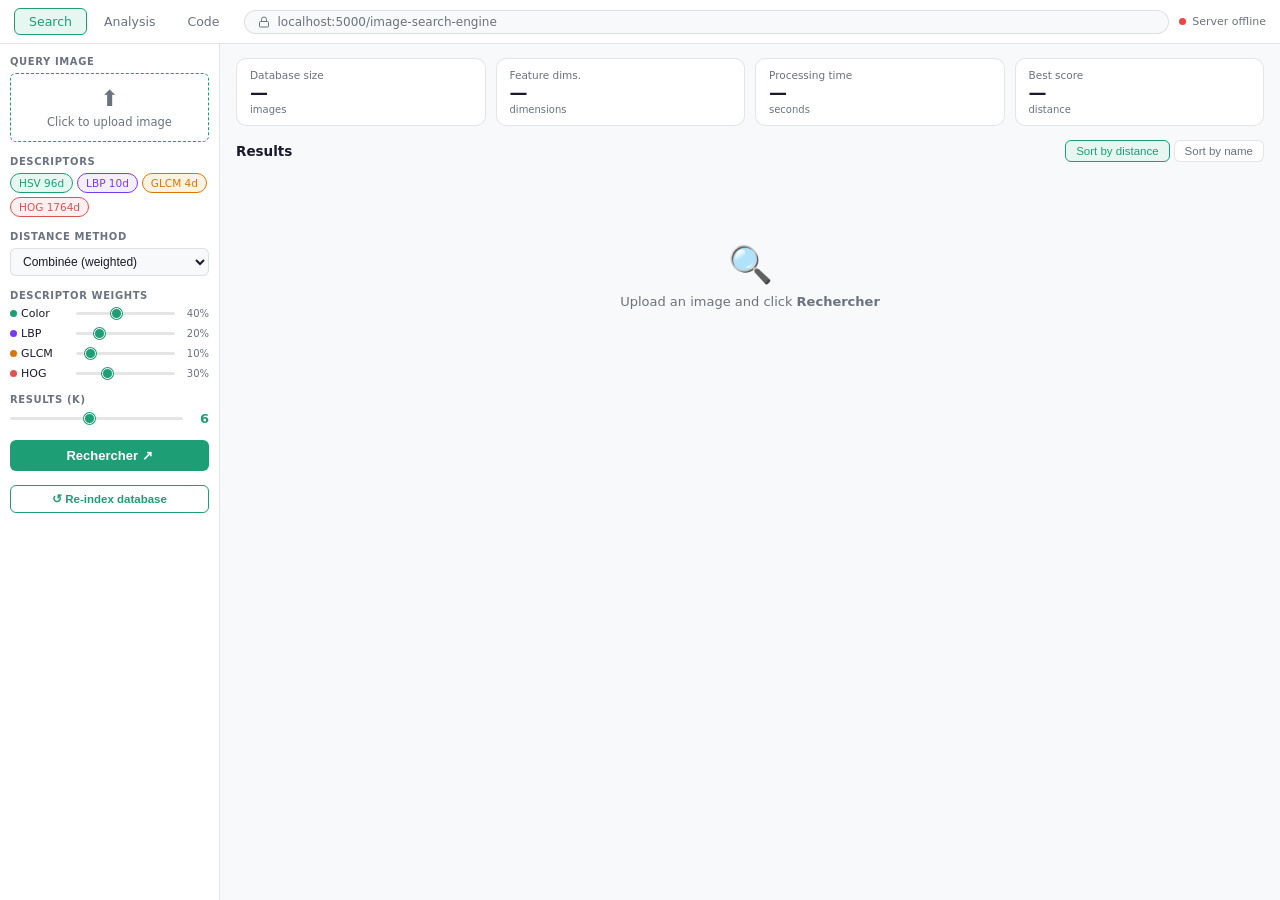
<file: TP2/index.html>
<!DOCTYPE html>
<html lang="fr" data-theme="auto">
<head>
  <meta charset="UTF-8" />
  <meta name="viewport" content="width=device-width, initial-scale=1.0" />
  <title>Image Search Engine — localhost:5000</title>
  <link rel="stylesheet" href="style.css">
</head>
<body>

  <div class="loading-bar" id="loadingBar"></div>
  <div class="toast" id="toast"></div>

  <!-- ─── Top Bar ──────────────────────────────── -->
  <div class="topbar">
    <div class="tab-group">
      <div class="tab active" onclick="switchTab('search', this)">Search</div>
      <div class="tab" onclick="switchTab('analysis', this)">Analysis</div>
      <div class="tab" onclick="switchTab('code', this)">Code</div>
    </div>

    <div class="url-bar">
      <svg width="12" height="12" viewBox="0 0 24 24" fill="none" stroke="currentColor" stroke-width="2">
        <rect x="3" y="11" width="18" height="11" rx="2"/><path d="M7 11V7a5 5 0 0 1 10 0v4"/>
      </svg>
      localhost:5000/image-search-engine
    </div>

    <div class="topbar-right">
      <div class="status-dot" id="statusDot"></div>
      <span id="statusText">Connecting…</span>
    </div>
  </div>

  <!-- ─── Layout ──────────────────────────────── -->
  <div class="layout">

    <!-- ─── Sidebar ─────────────────────────── -->
    <aside class="sidebar">

      <!-- Upload -->
      <div>
        <div class="section-label">Query image</div>
        <div class="upload-zone" id="uploadZone" onclick="document.getElementById('fileInput').click()">
          <input type="file" id="fileInput" accept="image/*" onchange="onFileSelected(event)" />
          <img class="upload-thumb" id="uploadThumb" alt="query" />
          <div id="uploadText">
            <div style="font-size:22px; margin-bottom:4px;">⬆</div>
            <div>Click to upload image</div>
          </div>
        </div>
      </div>

      <!-- Descriptors -->
      <div>
        <div class="section-label">Descriptors</div>
        <div class="pill-group">
          <span class="pill pill-color">HSV 96d</span>
          <span class="pill pill-lbp">LBP 10d</span>
          <span class="pill pill-glcm">GLCM 4d</span>
          <span class="pill pill-hog">HOG 1764d</span>
        </div>
      </div>

      <!-- Distance method -->
      <div>
        <div class="section-label">Distance method</div>
        <select class="ctrl-select" id="distanceMethod" onchange="onMethodChange()">
          <option value="combinee">Combinée (weighted)</option>
          <option value="euclidienne">Euclidienne</option>
          <option value="chi2">Chi-carré</option>
          <option value="cosinus">Cosinus</option>
        </select>
      </div>

      <!-- Weights -->
      <div id="weightsSection">
        <div class="section-label">Descriptor weights</div>
        <div class="slider-block">
          <div class="slider-row">
            <div class="slider-label"><span class="dot dot-color"></span>Color</div>
            <input type="range" id="wColor" min="0" max="100" value="40" oninput="updateSlider('wColorVal', this.value)">
            <div class="slider-val" id="wColorVal">40%</div>
          </div>
          <div class="slider-row">
            <div class="slider-label"><span class="dot dot-lbp"></span>LBP</div>
            <input type="range" id="wLbp" min="0" max="100" value="20" oninput="updateSlider('wLbpVal', this.value)">
            <div class="slider-val" id="wLbpVal">20%</div>
          </div>
          <div class="slider-row">
            <div class="slider-label"><span class="dot dot-glcm"></span>GLCM</div>
            <input type="range" id="wGlcm" min="0" max="100" value="10" oninput="updateSlider('wGlcmVal', this.value)">
            <div class="slider-val" id="wGlcmVal">10%</div>
          </div>
          <div class="slider-row">
            <div class="slider-label"><span class="dot dot-hog"></span>HOG</div>
            <input type="range" id="wHog" min="0" max="100" value="30" oninput="updateSlider('wHogVal', this.value)">
            <div class="slider-val" id="wHogVal">30%</div>
          </div>
        </div>
      </div>

      <!-- k results -->
      <div>
        <div class="section-label">Results (k)</div>
        <div class="k-row">
          <input type="range" id="kSlider" min="1" max="12" value="6"
            oninput="document.getElementById('kVal').textContent = this.value" style="flex:1;">
          <span id="kVal" style="font-size:13px; font-weight:700; color:var(--accent); min-width:18px; text-align:right;">6</span>
        </div>
      </div>

      <!-- Search button -->
      <button class="btn-search" id="searchBtn" onclick="doSearch()">Rechercher ↗</button>

      <!-- Reindex button -->
      <button class="btn-reindex" onclick="doReindex()">↺ Re-index database</button>

    </aside>

    <!-- ─── Main Area ─────────────────────────── -->
    <main class="main">

      <!-- ── Search Tab ── -->
      <div class="tab-panel active" id="panel-search">

        <div class="metrics-row">
          <div class="metric-card">
            <div class="mc-label">Database size</div>
            <div class="mc-value" id="metaDb">—</div>
            <div class="mc-unit">images</div>
          </div>
          <div class="metric-card">
            <div class="mc-label">Feature dims.</div>
            <div class="mc-value" id="metaDims">—</div>
            <div class="mc-unit">dimensions</div>
          </div>
          <div class="metric-card">
            <div class="mc-label">Processing time</div>
            <div class="mc-value" id="metaTime">—</div>
            <div class="mc-unit">seconds</div>
          </div>
          <div class="metric-card">
            <div class="mc-label">Best score</div>
            <div class="mc-value" id="metaBest">—</div>
            <div class="mc-unit">distance</div>
          </div>
        </div>

        <div class="toolbar-row">
          <h2>Results</h2>
          <div class="sort-group">
            <button class="sort-btn active" id="sortDist" onclick="sortResults('dist', this)">Sort by distance</button>
            <button class="sort-btn" id="sortName" onclick="sortResults('name', this)">Sort by name</button>
          </div>
        </div>

        <div class="results-grid" id="resultsGrid">
          <div class="empty-state" style="grid-column:1/-1;">
            <div class="icon">🔍</div>
            <div>Upload an image and click <strong>Rechercher</strong></div>
          </div>
        </div>

        <div class="detail-panel" id="detailPanel">
          <div class="detail-header">
            <h3 id="detailTitle">Image details</h3>
            <div class="close-btn" onclick="closeDetail()">✕</div>
          </div>
          <div class="desc-bars" id="descBars"></div>
        </div>

      </div><!-- /panel-search -->

      <!-- ── Analysis Tab ── -->
      <div class="tab-panel" id="panel-analysis">
        <div class="toolbar-row">
          <h2>Comparison by distance method — top 3</h2>
        </div>
        <div class="analysis-grid" id="analysisGrid">
          <div class="empty-state" style="grid-column:1/-1;">
            <div class="icon">📊</div>
            <div>Run a search first to see the comparison</div>
          </div>
        </div>
      </div>

      <!-- ── Code Tab ── -->
      <div class="tab-panel" id="panel-code">
        <div class="toolbar-row">
          <h2>API reference &amp; descriptor signatures</h2>
        </div>
        <div class="code-block" id="codeBlock"></div>
      </div>

    </main>
  </div>

<script src="index.js"></script>
</body>
</html>
</file>
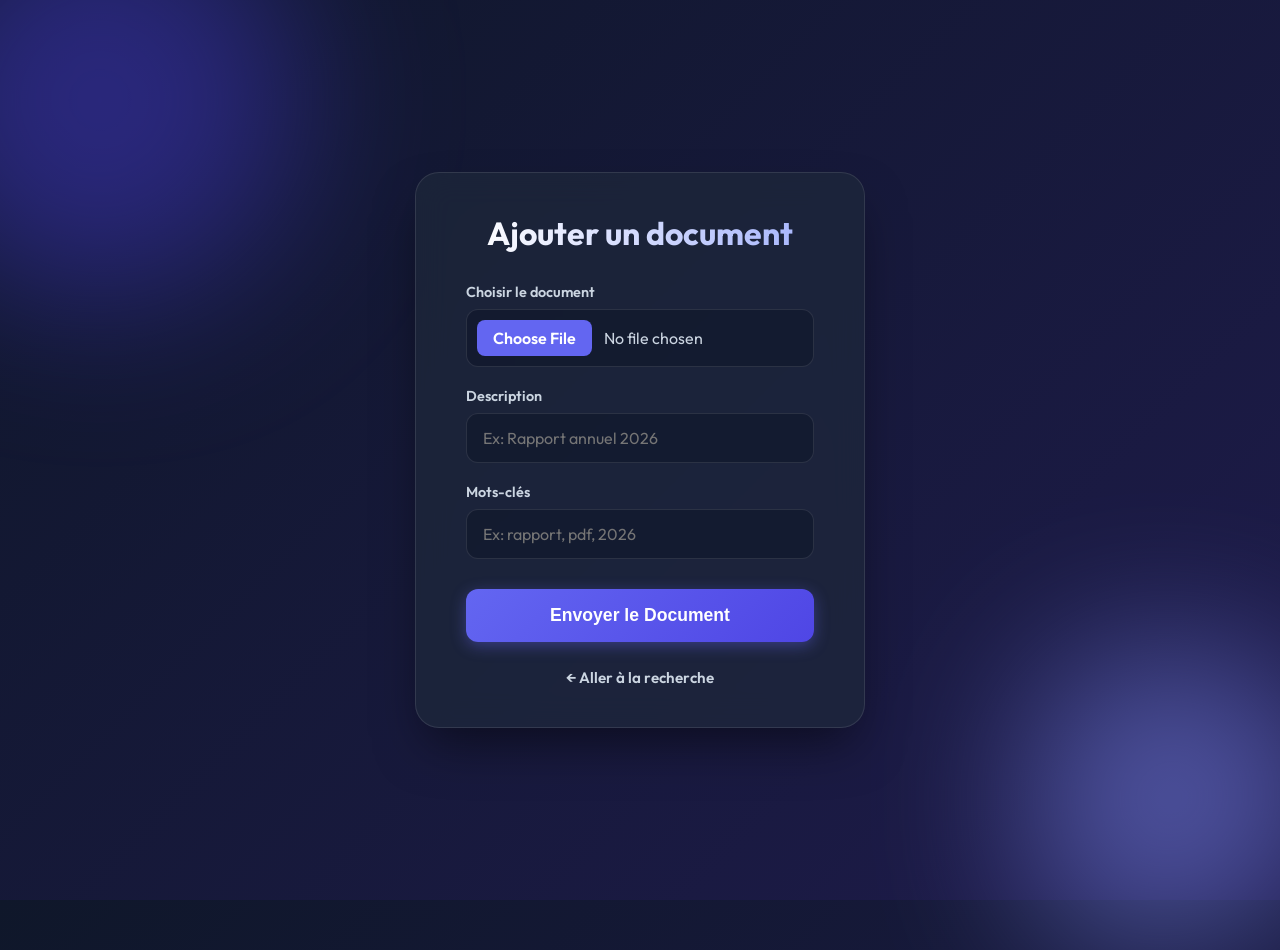
<file: TP1/documents/index.html>
<!DOCTYPE html>
<html lang="fr">
<head>
    <meta charset="UTF-8">
    <meta name="viewport" content="width=device-width, initial-scale=1.0">
    <title>Insertion de Document | Portail</title>
    <link href="https://fonts.googleapis.com/css2?family=Outfit:wght@300;400;600;700&display=swap" rel="stylesheet">
    <link rel="stylesheet" href="stylesheet1.css">
</head>
<body>

<div class="shape shape-1"></div>
<div class="shape shape-2"></div>

<div class="container">
    <h2>Ajouter un document</h2>

    <form action="upload.php" method="POST" enctype="multipart/form-data">
        <div class="form-group">
            <label for="document">Choisir le document</label>
            <input type="file" id="document" name="document" required>
        </div>

        <div class="form-group">
            <label for="description">Description</label>
            <input type="text" id="description" name="description" placeholder="Ex: Rapport annuel 2026" required>
        </div>

        <div class="form-group">
            <label for="keywords">Mots-clés</label>
            <input type="text" id="keywords" name="keywords" placeholder="Ex: rapport, pdf, 2026" required>
        </div>

        <button type="submit">Envoyer le Document</button>
    </form>

    <div class="link">
        <a href="search.html">← Aller à la recherche</a>
    </div>
</div>

</body>
</html>
</file>
<file: TP2/style.css>
/* ─── Design Tokens ─────────────────────────────────── */
:root {
  --accent: #1d9e75;
  --accent-light: #e6f7f2;
  --c-color: #1d9e75;
  --c-lbp: #7c3aed;
  --c-glcm: #d97706;
  --c-hog: #e05252;

  --bg: #f8f9fa;
  --bg-panel: #ffffff;
  --border: rgba(0, 0, 0, 0.1);
  --border-w: 0.5px;
  --text: #1a1a2e;
  --text-muted: #6b7280;
  --radius-md: 6px;
  --radius-lg: 10px;
  --sidebar-w: 220px;
}

@media (prefers-color-scheme: dark) {
  :root {
    --bg: #0f1117;
    --bg-panel: #1a1d26;
    --border: rgba(255, 255, 255, 0.09);
    --text: #e8e8f0;
    --text-muted: #8b8fa8;
    --accent-light: #12362a;
  }
}

*,
*::before,
*::after {
  box-sizing: border-box;
  margin: 0;
  padding: 0;
}

body {
  font-family:
    -apple-system, BlinkMacSystemFont, "Segoe UI", system-ui, sans-serif;
  font-size: 13px;
  background: var(--bg);
  color: var(--text);
  height: 100vh;
  display: flex;
  flex-direction: column;
  overflow: hidden;
}

/* ─── Top Bar ───────────────────────────────────────── */
.topbar {
  display: flex;
  align-items: center;
  gap: 10px;
  padding: 0 14px;
  height: 44px;
  background: var(--bg-panel);
  border-bottom: var(--border-w) solid var(--border);
  flex-shrink: 0;
}

.tab-group {
  display: flex;
  gap: 2px;
}

.tab {
  padding: 5px 14px;
  border-radius: var(--radius-md);
  cursor: pointer;
  color: var(--text-muted);
  font-size: 12.5px;
  font-weight: 500;
  border: var(--border-w) solid transparent;
  transition: all 0.15s;
  user-select: none;
}
.tab:hover {
  color: var(--text);
  background: var(--accent-light);
}
.tab.active {
  color: var(--accent);
  background: var(--accent-light);
  border-color: var(--accent);
}

.url-bar {
  display: flex;
  align-items: center;
  gap: 7px;
  flex: 1;
  background: var(--bg);
  border: var(--border-w) solid var(--border);
  border-radius: 20px;
  padding: 4px 13px;
  font-size: 12px;
  color: var(--text-muted);
}

.status-dot {
  width: 7px;
  height: 7px;
  border-radius: 50%;
  background: #22c55e;
  flex-shrink: 0;
}
.status-dot.offline {
  background: #ef4444;
}

.topbar-right {
  display: flex;
  align-items: center;
  gap: 6px;
  color: var(--text-muted);
  font-size: 11px;
}

/* ─── Layout ────────────────────────────────────────── */
.layout {
  display: flex;
  flex: 1;
  overflow: hidden;
}

/* ─── Sidebar ───────────────────────────────────────── */
.sidebar {
  width: var(--sidebar-w);
  flex-shrink: 0;
  background: var(--bg-panel);
  border-right: var(--border-w) solid var(--border);
  overflow-y: auto;
  padding: 12px 10px;
  display: flex;
  flex-direction: column;
  gap: 14px;
}
.sidebar::-webkit-scrollbar {
  width: 4px;
}
.sidebar::-webkit-scrollbar-thumb {
  background: var(--border);
  border-radius: 4px;
}

.section-label {
  font-size: 10px;
  font-weight: 600;
  text-transform: uppercase;
  letter-spacing: 0.06em;
  color: var(--text-muted);
  margin-bottom: 6px;
}

/* Upload zone */
.upload-zone {
  border: var(--border-w) dashed var(--accent);
  border-radius: var(--radius-md);
  padding: 12px 8px;
  text-align: center;
  cursor: pointer;
  color: var(--text-muted);
  font-size: 11.5px;
  transition: background 0.15s;
  position: relative;
}
.upload-zone:hover {
  background: var(--accent-light);
}
.upload-zone input[type="file"] {
  display: none;
}

.upload-thumb {
  width: 100%;
  height: 80px;
  border-radius: 4px;
  object-fit: cover;
  display: none;
  margin-bottom: 4px;
}

/* Descriptor pills */
.pill-group {
  display: flex;
  flex-wrap: wrap;
  gap: 4px;
}
.pill {
  font-size: 10.5px;
  padding: 3px 8px;
  border-radius: 12px;
  border: var(--border-w) solid;
  font-weight: 500;
  white-space: nowrap;
}
.pill-color {
  color: var(--c-color);
  border-color: var(--c-color);
  background: #e6f7f2;
}
.pill-lbp {
  color: var(--c-lbp);
  border-color: var(--c-lbp);
  background: #f3effe;
}
.pill-glcm {
  color: var(--c-glcm);
  border-color: var(--c-glcm);
  background: #fef3e2;
}
.pill-hog {
  color: var(--c-hog);
  border-color: var(--c-hog);
  background: #fef0f0;
}

@media (prefers-color-scheme: dark) {
  .pill-color {
    background: #0d2e22;
  }
  .pill-lbp {
    background: #1e1535;
  }
  .pill-glcm {
    background: #2e2010;
  }
  .pill-hog {
    background: #2e1515;
  }
}

/* Select */
.ctrl-select {
  width: 100%;
  padding: 5px 8px;
  border-radius: var(--radius-md);
  border: var(--border-w) solid var(--border);
  background: var(--bg);
  color: var(--text);
  font-size: 12px;
  cursor: pointer;
  outline: none;
}

/* Sliders */
.slider-block {
  display: flex;
  flex-direction: column;
  gap: 7px;
}
.slider-row {
  display: grid;
  grid-template-columns: 60px 1fr 28px;
  align-items: center;
  gap: 6px;
  font-size: 11px;
}
.slider-label {
  color: var(--text);
  display: flex;
  align-items: center;
  gap: 4px;
}
.dot {
  width: 7px;
  height: 7px;
  border-radius: 50%;
  flex-shrink: 0;
}
.dot-color {
  background: var(--c-color);
}
.dot-lbp {
  background: var(--c-lbp);
}
.dot-glcm {
  background: var(--c-glcm);
}
.dot-hog {
  background: var(--c-hog);
}

input[type="range"] {
  -webkit-appearance: none;
  width: 100%;
  height: 3px;
  border-radius: 2px;
  background: var(--border);
  outline: none;
  cursor: pointer;
}
input[type="range"]::-webkit-slider-thumb {
  -webkit-appearance: none;
  width: 11px;
  height: 11px;
  border-radius: 50%;
  background: var(--accent);
  border: 1.5px solid #fff;
  box-shadow: 0 0 0 1px var(--accent);
}
.slider-val {
  font-size: 10px;
  color: var(--text-muted);
  text-align: right;
}

.k-row {
  display: flex;
  align-items: center;
  gap: 8px;
}

/* Search button */
.btn-search {
  width: 100%;
  padding: 8px;
  background: var(--accent);
  color: #fff;
  border: none;
  border-radius: var(--radius-md);
  font-size: 13px;
  font-weight: 600;
  cursor: pointer;
  transition: opacity 0.15s;
}
.btn-search:hover {
  opacity: 0.88;
}
.btn-search:disabled {
  opacity: 0.5;
  cursor: not-allowed;
}

/* Reindex button */
.btn-reindex {
  width: 100%;
  padding: 6px;
  background: transparent;
  color: var(--accent);
  border: var(--border-w) solid var(--accent);
  border-radius: var(--radius-md);
  font-size: 11.5px;
  font-weight: 600;
  cursor: pointer;
  transition: background 0.15s;
}
.btn-reindex:hover {
  background: var(--accent-light);
}

/* ─── Main ──────────────────────────────────────────── */
.main {
  flex: 1;
  overflow-y: auto;
  padding: 14px 16px;
  display: flex;
  flex-direction: column;
  gap: 14px;
}
.main::-webkit-scrollbar {
  width: 5px;
}
.main::-webkit-scrollbar-thumb {
  background: var(--border);
  border-radius: 4px;
}

/* Metric cards */
.metrics-row {
  display: grid;
  grid-template-columns: repeat(4, 1fr);
  gap: 10px;
}
.metric-card {
  background: var(--bg-panel);
  border: var(--border-w) solid var(--border);
  border-radius: var(--radius-lg);
  padding: 10px 13px;
}
.metric-card .mc-label {
  font-size: 10.5px;
  color: var(--text-muted);
  margin-bottom: 3px;
}
.metric-card .mc-value {
  font-size: 18px;
  font-weight: 700;
  color: var(--text);
  line-height: 1;
}
.metric-card .mc-unit {
  font-size: 10px;
  color: var(--text-muted);
  margin-top: 2px;
}

/* Toolbar */
.toolbar-row {
  display: flex;
  align-items: center;
  justify-content: space-between;
}
.toolbar-row h2 {
  font-size: 13.5px;
  font-weight: 600;
}
.sort-group {
  display: flex;
  gap: 4px;
}
.sort-btn {
  padding: 4px 10px;
  border-radius: var(--radius-md);
  border: var(--border-w) solid var(--border);
  background: var(--bg-panel);
  color: var(--text-muted);
  font-size: 11.5px;
  cursor: pointer;
  transition: all 0.12s;
}
.sort-btn.active,
.sort-btn:hover {
  background: var(--accent-light);
  color: var(--accent);
  border-color: var(--accent);
}

/* Results grid */
.results-grid {
  display: grid;
  grid-template-columns: repeat(auto-fill, minmax(148px, 1fr));
  gap: 10px;
}

.img-card {
  background: var(--bg-panel);
  border: var(--border-w) solid var(--border);
  border-radius: var(--radius-lg);
  overflow: hidden;
  cursor: pointer;
  transition: border-color 0.15s;
  position: relative;
}
.img-card:hover {
  border-color: var(--accent);
}
.img-card.selected {
  border-color: var(--accent);
  box-shadow: 0 0 0 2px var(--accent-light);
}

.rank-badge {
  position: absolute;
  top: 6px;
  left: 6px;
  background: rgba(0, 0, 0, 0.55);
  color: #fff;
  font-size: 9.5px;
  font-weight: 700;
  padding: 2px 6px;
  border-radius: 10px;
  z-index: 1;
}

.card-thumb {
  width: 100%;
  height: 90px;
  object-fit: cover;
  display: block;
}
.card-thumb-placeholder {
  width: 100%;
  height: 90px;
  display: flex;
  align-items: center;
  justify-content: center;
  font-size: 10px;
  font-weight: 600;
  color: #fff;
}

.card-body {
  padding: 8px 9px;
}
.card-name {
  font-size: 11px;
  font-weight: 600;
  white-space: nowrap;
  overflow: hidden;
  text-overflow: ellipsis;
  margin-bottom: 3px;
}
.card-dist {
  font-size: 10.5px;
  color: var(--text-muted);
  margin-bottom: 5px;
}
.dist-bar-bg {
  height: 3px;
  background: var(--border);
  border-radius: 2px;
  overflow: hidden;
  margin-bottom: 6px;
}
.dist-bar-fill {
  height: 100%;
  background: var(--accent);
  border-radius: 2px;
}
.cat-tag {
  font-size: 9.5px;
  padding: 2px 7px;
  border-radius: 10px;
  background: var(--accent-light);
  color: var(--accent);
  font-weight: 500;
  display: inline-block;
}

/* Detail panel */
.detail-panel {
  background: var(--bg-panel);
  border: var(--border-w) solid var(--border);
  border-radius: var(--radius-lg);
  padding: 14px 16px;
  display: none;
}
.detail-panel.open {
  display: block;
}
.detail-header {
  display: flex;
  align-items: center;
  justify-content: space-between;
  margin-bottom: 12px;
}
.detail-header h3 {
  font-size: 13px;
  font-weight: 600;
}
.close-btn {
  width: 22px;
  height: 22px;
  border-radius: 50%;
  border: var(--border-w) solid var(--border);
  background: var(--bg);
  cursor: pointer;
  display: flex;
  align-items: center;
  justify-content: center;
  font-size: 14px;
  color: var(--text-muted);
  transition: background 0.12s;
}
.close-btn:hover {
  background: var(--accent-light);
}
.desc-bars {
  display: flex;
  flex-direction: column;
  gap: 8px;
}
.desc-bar-row {
  display: grid;
  grid-template-columns: 56px 1fr 36px;
  align-items: center;
  gap: 8px;
}
.desc-bar-label {
  font-size: 11px;
  font-weight: 500;
}
.desc-bar-track {
  height: 7px;
  background: var(--border);
  border-radius: 4px;
  overflow: hidden;
}
.desc-bar-fill {
  height: 100%;
  border-radius: 4px;
  transition: width 0.4s ease;
}
.desc-bar-pct {
  font-size: 10px;
  color: var(--text-muted);
  text-align: right;
}

/* Analysis tab */
.analysis-grid {
  display: grid;
  grid-template-columns: 1fr 1fr;
  gap: 12px;
}
.analysis-card {
  background: var(--bg-panel);
  border: var(--border-w) solid var(--border);
  border-radius: var(--radius-lg);
  padding: 13px 14px;
}
.analysis-card h4 {
  font-size: 12px;
  font-weight: 600;
  margin-bottom: 10px;
  color: var(--text-muted);
}
.analysis-card h4 span {
  color: var(--text);
}
.ana-row {
  display: flex;
  align-items: center;
  gap: 8px;
  margin-bottom: 7px;
}
.ana-rank {
  font-size: 10px;
  font-weight: 700;
  color: var(--text-muted);
  width: 16px;
}
.ana-bar-bg {
  flex: 1;
  height: 8px;
  background: var(--border);
  border-radius: 4px;
  overflow: hidden;
}
.ana-bar-fill {
  height: 100%;
  border-radius: 4px;
}
.ana-val {
  font-size: 10px;
  color: var(--text-muted);
  width: 48px;
  text-align: right;
}

/* Code tab */
.code-block {
  background: #0f1117;
  color: #e2e8f0;
  border-radius: var(--radius-lg);
  padding: 16px 18px;
  font-family: "SF Mono", "Fira Code", "Consolas", monospace;
  font-size: 12px;
  line-height: 1.7;
  overflow-x: auto;
  white-space: pre;
  border: var(--border-w) solid var(--border);
}
.code-block .kw {
  color: #7dd3fc;
}
.code-block .fn {
  color: #a78bfa;
}
.code-block .str {
  color: #86efac;
}
.code-block .cm {
  color: #6b7280;
  font-style: italic;
}
.code-block .num {
  color: #fb923c;
}

/* Toast */
.toast {
  position: fixed;
  bottom: 18px;
  right: 18px;
  z-index: 999;
  background: var(--bg-panel);
  border: var(--border-w) solid var(--border);
  border-radius: var(--radius-lg);
  padding: 10px 16px;
  font-size: 12.5px;
  box-shadow: 0 4px 20px rgba(0, 0, 0, 0.15);
  display: none;
  max-width: 280px;
}
.toast.show {
  display: block;
  animation: fadeIn 0.2s ease;
}
.toast.error {
  border-color: var(--c-hog);
  color: var(--c-hog);
}
@keyframes fadeIn {
  from {
    opacity: 0;
    transform: translateY(6px);
  }
  to {
    opacity: 1;
    transform: none;
  }
}

/* Loading bar */
.loading-bar {
  height: 2px;
  background: var(--accent);
  position: fixed;
  top: 0;
  left: 0;
  width: 0;
  transition: width 0.4s ease;
  z-index: 99;
  border-radius: 1px;
}

/* Tab panels */
.tab-panel {
  display: none;
}
.tab-panel.active {
  display: flex;
  flex-direction: column;
  gap: 14px;
}

/* Empty / spinner */
.empty-state {
  display: flex;
  flex-direction: column;
  align-items: center;
  justify-content: center;
  height: 200px;
  color: var(--text-muted);
  gap: 8px;
  font-size: 13px;
}
.empty-state .icon {
  font-size: 36px;
}

.spinner {
  border: 2px solid var(--border);
  border-top-color: var(--accent);
  border-radius: 50%;
  width: 22px;
  height: 22px;
  animation: spin 0.6s linear infinite;
}
@keyframes spin {
  to {
    transform: rotate(360deg);
  }
}
</file>
<file: TP1/documents/stylesheet1.css>
:root {
  --primary-color: #6366f1;
  --primary-hover: #4f46e5;
  --bg-gradient-1: #0f172a;
  --bg-gradient-2: #1e1b4b;
  --bg-shape-1: #4338ca;
  --bg-shape-2: #818cf8;
  --text-main: #f8fafc;
  --text-muted: #cbd5e1;
  --glass-bg: rgba(30, 41, 59, 0.7);
  --glass-border: rgba(255, 255, 255, 0.1);
}

* {
  box-sizing: border-box;
  margin: 0;
  padding: 0;
}

body {
  font-family: "Outfit", sans-serif;
  background: linear-gradient(
    135deg,
    var(--bg-gradient-1),
    var(--bg-gradient-2)
  );
  color: var(--text-main);
  min-height: 100vh;
  display: flex;
  justify-content: center;
  align-items: center;
  overflow: hidden;
  position: relative;
}

/* Animated background shapes */
.shape {
  position: absolute;
  filter: blur(80px);
  z-index: 0;
  opacity: 0.5;
  animation: float 20s infinite ease-in-out alternate;
}

.shape-1 {
  width: 400px;
  height: 400px;
  background: var(--bg-shape-1);
  top: -100px;
  left: -100px;
  border-radius: 50%;
}

.shape-2 {
  width: 300px;
  height: 300px;
  background: var(--bg-shape-2);
  bottom: -50px;
  right: -50px;
  border-radius: 40% 60% 70% 30% / 40% 50% 60% 50%;
  animation-delay: -5s;
}

@keyframes float {
  0% {
    transform: translate(0, 0) rotate(0deg) scale(1);
  }
  50% {
    transform: translate(50px, 30px) rotate(10deg) scale(1.1);
  }
  100% {
    transform: translate(-30px, 50px) rotate(-10deg) scale(0.9);
  }
}

.container {
  position: relative;
  z-index: 1;
  background: var(--glass-bg);
  backdrop-filter: blur(16px);
  -webkit-backdrop-filter: blur(16px);
  padding: 40px 50px;
  border-radius: 24px;
  border: 1px solid var(--glass-border);
  box-shadow: 0 25px 50px -12px rgba(0, 0, 0, 0.5);
  width: 100%;
  max-width: 450px;
  transform: translateY(20px);
  opacity: 0;
  animation: slideUp 0.8s ease forwards;
}

@keyframes slideUp {
  to {
    transform: translateY(0);
    opacity: 1;
  }
}

h2 {
  text-align: center;
  font-size: 2rem;
  font-weight: 700;
  margin-bottom: 30px;
  background: linear-gradient(to right, #fff, #a5b4fc);
  -webkit-background-clip: text;
  background-clip: text;
  -webkit-text-fill-color: transparent;
}

.form-group {
  margin-bottom: 20px;
  position: relative;
}

label {
  display: block;
  margin-bottom: 8px;
  font-weight: 600;
  font-size: 0.9rem;
  color: var(--text-muted);
  transition: color 0.3s ease;
}

.form-group:focus-within label {
  color: var(--primary-color);
}

input[type="text"],
input[type="file"] {
  width: 100%;
  padding: 14px 16px;
  background: rgba(15, 23, 42, 0.6);
  border: 1px solid rgba(255, 255, 255, 0.1);
  border-radius: 12px;
  color: white;
  font-family: inherit;
  font-size: 1rem;
  transition: all 0.3s ease;
  outline: none;
}

input[type="file"] {
  padding: 10px;
  color: var(--text-muted);
}

input[type="file"]::file-selector-button {
  padding: 8px 16px;
  border-radius: 8px;
  border: none;
  background: var(--primary-color);
  color: white;
  font-family: inherit;
  font-weight: 600;
  cursor: pointer;
  margin-right: 12px;
  transition: background 0.3s ease;
}

input[type="file"]::file-selector-button:hover {
  background: var(--primary-hover);
}

input[type="text"]:focus,
input[type="file"]:focus {
  border-color: var(--primary-color);
  box-shadow: 0 0 0 3px rgba(99, 102, 241, 0.2);
  background: rgba(15, 23, 42, 0.8);
}

button {
  width: 100%;
  padding: 16px;
  background: linear-gradient(
    135deg,
    var(--primary-color),
    var(--primary-hover)
  );
  border: none;
  color: white;
  font-size: 1.1rem;
  font-weight: 700;
  border-radius: 12px;
  cursor: pointer;
  margin-top: 10px;
  transition: all 0.3s ease;
  box-shadow: 0 4px 15px rgba(99, 102, 241, 0.4);
}

button:hover {
  transform: translateY(-2px);
  box-shadow: 0 6px 20px rgba(99, 102, 241, 0.6);
}

button:active {
  transform: translateY(1px);
}

.link {
  text-align: center;
  margin-top: 25px;
}

.link a {
  color: var(--text-muted);
  text-decoration: none;
  font-size: 0.95rem;
  font-weight: 600;
  transition: all 0.3s ease;
  position: relative;
}

.link a::after {
  content: "";
  position: absolute;
  width: 0;
  height: 2px;
  bottom: -4px;
  left: 50%;
  background: var(--primary-color);
  transition: all 0.3s ease;
  transform: translateX(-50%);
}

.link a:hover {
  color: white;
}

.link a:hover::after {
  width: 100%;
}
</file>
